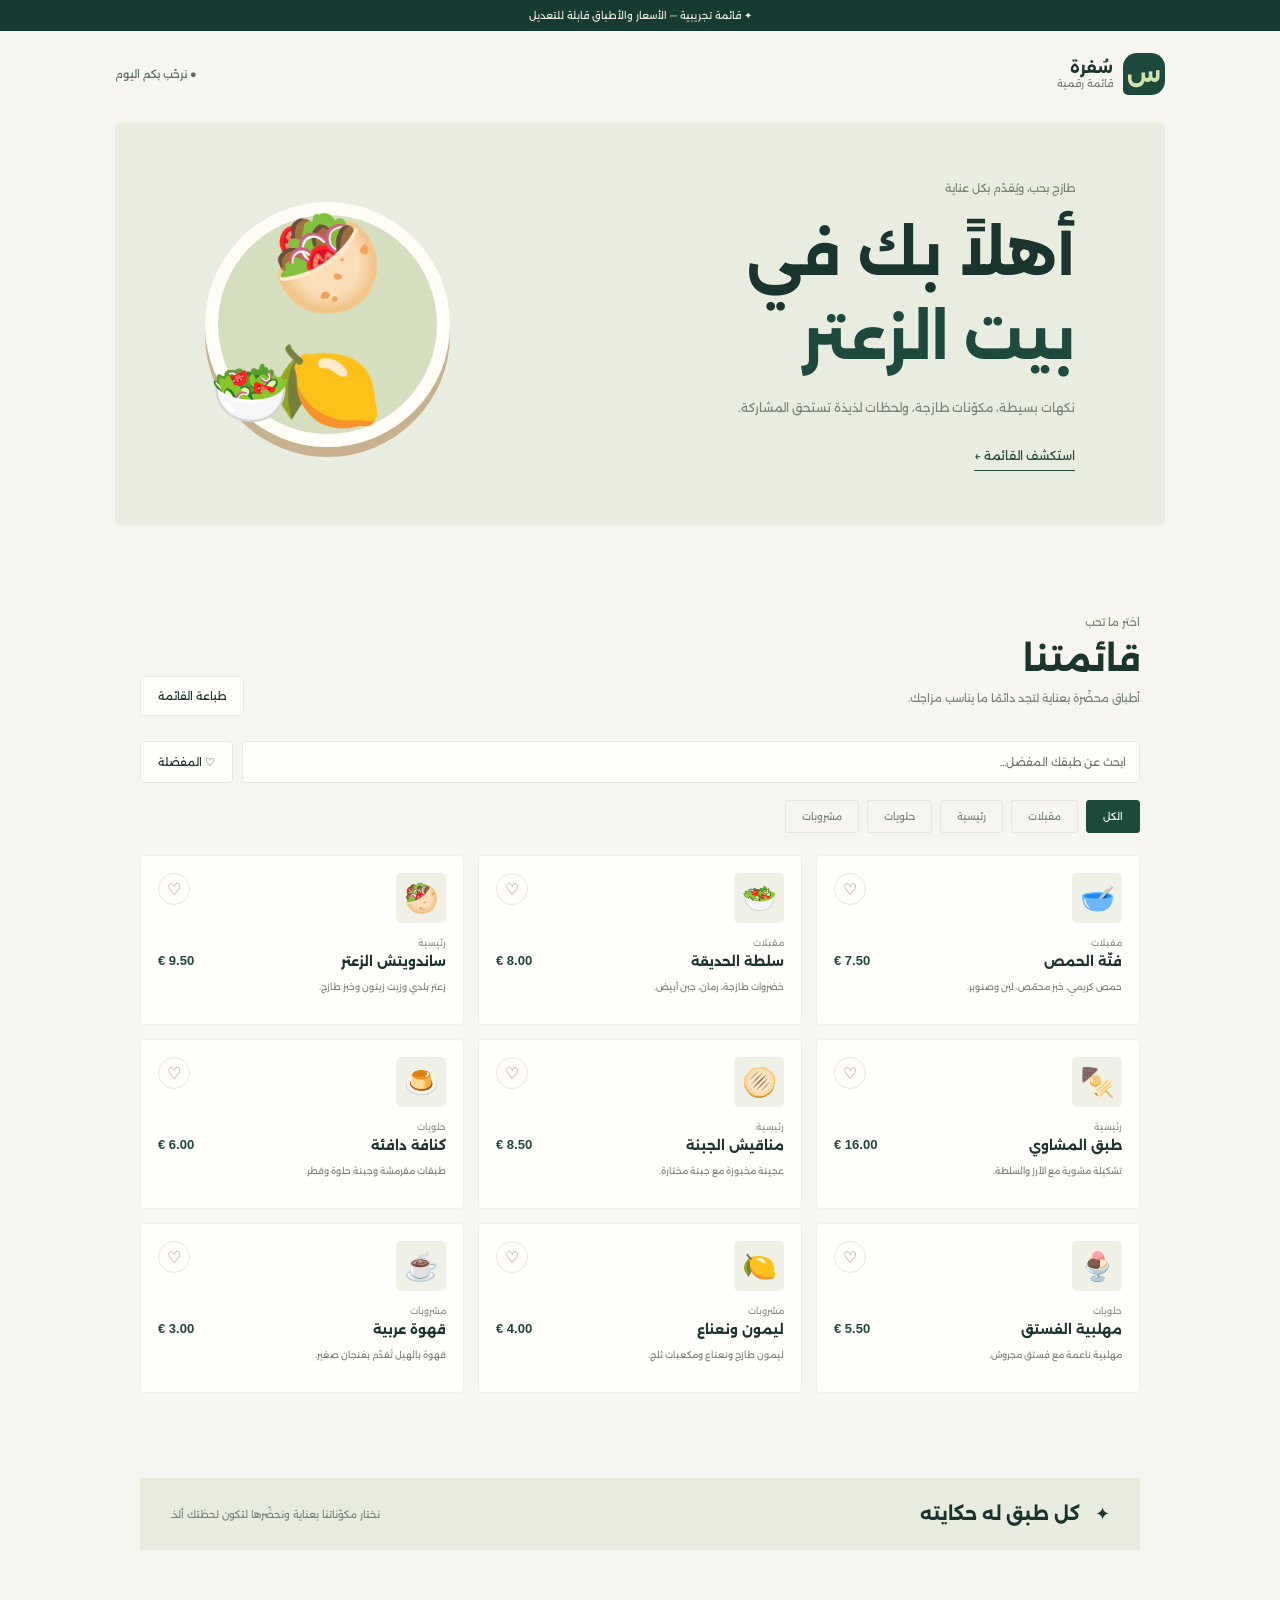
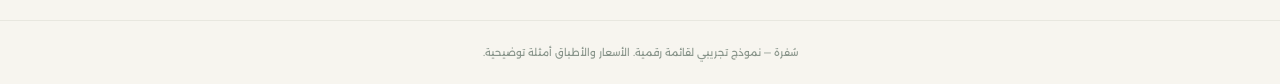
<file: index.html>
<!doctype html>
<html lang="ar" dir="rtl">
<head>
<meta charset="utf-8"><meta name="viewport" content="width=device-width,initial-scale=1">
<meta name="description" content="سُفرة — قائمة رقمية أنيقة للمطاعم والمقاهي">
<title>سُفرة | قائمة بيت الزعتر</title><link rel="stylesheet" href="style.css"><script src="app.js" defer></script>
</head>
<body>
<div class="topline">✦ قائمة تجريبية — الأسعار والأطباق قابلة للتعديل</div>
<header><a class="logo" href="#"><b>س</b><span><strong>سُفرة</strong><small>قائمة رقمية</small></span></a><span class="open">● نرحّب بكم اليوم</span></header>
<main>
<section class="hero"><div><small>طازج بحب، ويُقدّم بكل عناية</small><h1>أهلاً بك في<br><em>بيت الزعتر</em></h1><p>نكهات بسيطة، مكوّنات طازجة، ولحظات لذيذة تستحق المشاركة.</p><a href="#menu">استكشف القائمة ←</a></div><div class="dish" aria-label="طبق طعام">🥙<span>🥗</span>🍋</div></section>
<section id="menu"><div class="heading"><div><small>اختر ما تحب</small><h2>قائمتنا</h2><p>أطباق محضّرة بعناية لتجد دائمًا ما يناسب مزاجك.</p></div><button id="print">طباعة القائمة</button></div>
<div class="tools"><input id="search" type="search" placeholder="ابحث عن طبقك المفضل..." aria-label="بحث"><button id="favs" aria-pressed="false">♡ المفضلة</button></div>
<nav id="categories" aria-label="التصنيفات"></nav><div id="items" class="grid" aria-live="polite"></div><p id="empty" hidden>لم نعثر على أصناف مطابقة. جرّب بحثًا آخر.</p>
</section><aside>✦ <strong>كل طبق له حكايته</strong><span>نختار مكوّناتنا بعناية ونحضّرها لتكون لحظتك ألذ.</span></aside>
</main><footer>سُفرة — نموذج تجريبي لقائمة رقمية. الأسعار والأطباق أمثلة توضيحية.</footer>
</body></html>
</file>
<file: style.css>
@import url('https://fonts.googleapis.com/css2?family=Alexandria:wght@400;500;600;700;800&display=swap');
:root{--ink:#19352e;--green:#1e493d;--cream:#f7f5ef;--paper:#fffefa;--muted:#78857c;--line:#e8e7df}
*{box-sizing:border-box}html{scroll-behavior:smooth}body{margin:0;background:var(--cream);color:var(--ink);font-family:Alexandria,Tahoma,sans-serif}.topline{text-align:center;background:#173b32;color:#e8eedf;padding:9px;font-size:10px}header{max-width:1100px;margin:auto;padding:22px 25px;display:flex;justify-content:space-between;align-items:center}.logo{display:flex;align-items:center;gap:10px;color:inherit;text-decoration:none}.logo b{display:grid;place-items:center;width:42px;height:42px;background:var(--green);color:#d3e1ad;border-radius:14px 14px 14px 5px;font-size:23px}.logo span{display:grid}.logo small{font-size:10px;color:var(--muted)}.open{font-size:11px;color:#54705f}.hero{max-width:1050px;margin:5px auto 0;background:#e9eddf;border-radius:7px;padding:55px 7%;min-height:350px;display:flex;justify-content:space-between;align-items:center;gap:25px}.hero small,section small{color:#77866e;font-size:11px}.hero h1{font-size:clamp(38px,6vw,60px);line-height:1.4;margin:16px 0}.hero h1 em{font-style:normal;color:var(--green)}.hero p{font-size:12px;color:var(--muted);line-height:2}.hero a{display:inline-block;margin-top:16px;color:var(--green);font-size:12px;text-decoration:none;border-bottom:1px solid;padding-bottom:7px}.dish{width:245px;height:245px;flex:0 0 245px;border-radius:50%;background:#d5dfc0;display:grid;place-items:center;font-size:90px;position:relative;box-shadow:inset 0 0 0 13px #fffdf5,0 10px 0 #c8b18f}.dish span{position:absolute;font-size:65px;left:5px;bottom:16px}#menu{max-width:1050px;margin:85px auto;padding:0 25px}.heading{display:flex;justify-content:space-between;align-items:end;margin-bottom:25px}.heading h2{font-size:34px;margin:8px 0}.heading p{font-size:11px;color:var(--muted)}button,input{font:inherit}.heading button,.tools button{border:1px solid var(--line);background:var(--paper);border-radius:4px;padding:12px 17px;color:var(--ink);font-size:11px;cursor:pointer}.tools{display:flex;gap:9px;margin-bottom:16px}.tools input{flex:1;min-width:0;border:1px solid var(--line);background:var(--paper);padding:13px;border-radius:4px;outline-color:#9aaa8e;font-size:11px}nav{display:flex;gap:8px;flex-wrap:wrap;margin:17px 0 22px}.category{padding:9px 16px;border:1px solid var(--line);background:transparent;color:var(--muted);border-radius:3px;font-size:10px;cursor:pointer}.category.active{background:var(--green);color:white;border-color:var(--green)}.grid{display:grid;grid-template-columns:repeat(3,minmax(0,1fr));gap:14px}.item{background:var(--paper);border:1px solid #eeede6;border-radius:5px;padding:17px;min-height:170px}.itemtop{display:flex;justify-content:space-between}.emoji{width:50px;height:50px;border-radius:5px;background:#eff1e7;display:grid;place-items:center;font-size:28px}.heart{border:1px solid var(--line);background:transparent;border-radius:50%;width:32px;height:32px;cursor:pointer;color:#b56c59}.cat{font-size:9px;color:#89958b;margin-top:14px}.itemrow{display:flex;justify-content:space-between;gap:8px;margin-top:5px}.item h3{font-size:13px;margin:0}.price{font:700 13px Arial;color:var(--green);white-space:nowrap}.item p{font-size:9px;line-height:1.9;color:var(--muted)}#empty{padding:35px;text-align:center;color:var(--muted);font-size:12px}aside{max-width:1000px;margin:0 auto 70px;background:#e8ecdf;padding:25px 30px;display:flex;align-items:center;gap:15px;font-size:18px}aside span{font-size:10px;color:var(--muted);margin-right:auto}footer{text-align:center;border-top:1px solid var(--line);padding:25px;color:#89958b;font-size:10px}
@media(max-width:700px){.hero{margin:5px 12px;padding:32px 24px;min-height:0}.dish{width:150px;height:150px;flex-basis:150px;font-size:58px;box-shadow:inset 0 0 0 8px #fffdf5,0 7px 0 #c8b18f}.dish span{font-size:43px}#menu{margin:60px auto}.grid{grid-template-columns:repeat(2,minmax(0,1fr))}aside{margin:0 15px 50px;flex-wrap:wrap}aside span{width:100%}}
@media(max-width:460px){.hero{display:block}.dish{margin:30px auto 5px}.grid{grid-template-columns:1fr}.heading h2{font-size:28px}.open{font-size:9px}}
@media print{.topline,.hero,.tools,nav,.heading button,aside,footer{display:none!important}body{background:white}#menu{margin:0}.grid{grid-template-columns:repeat(2,1fr)}.item{break-inside:avoid}}
</file>
